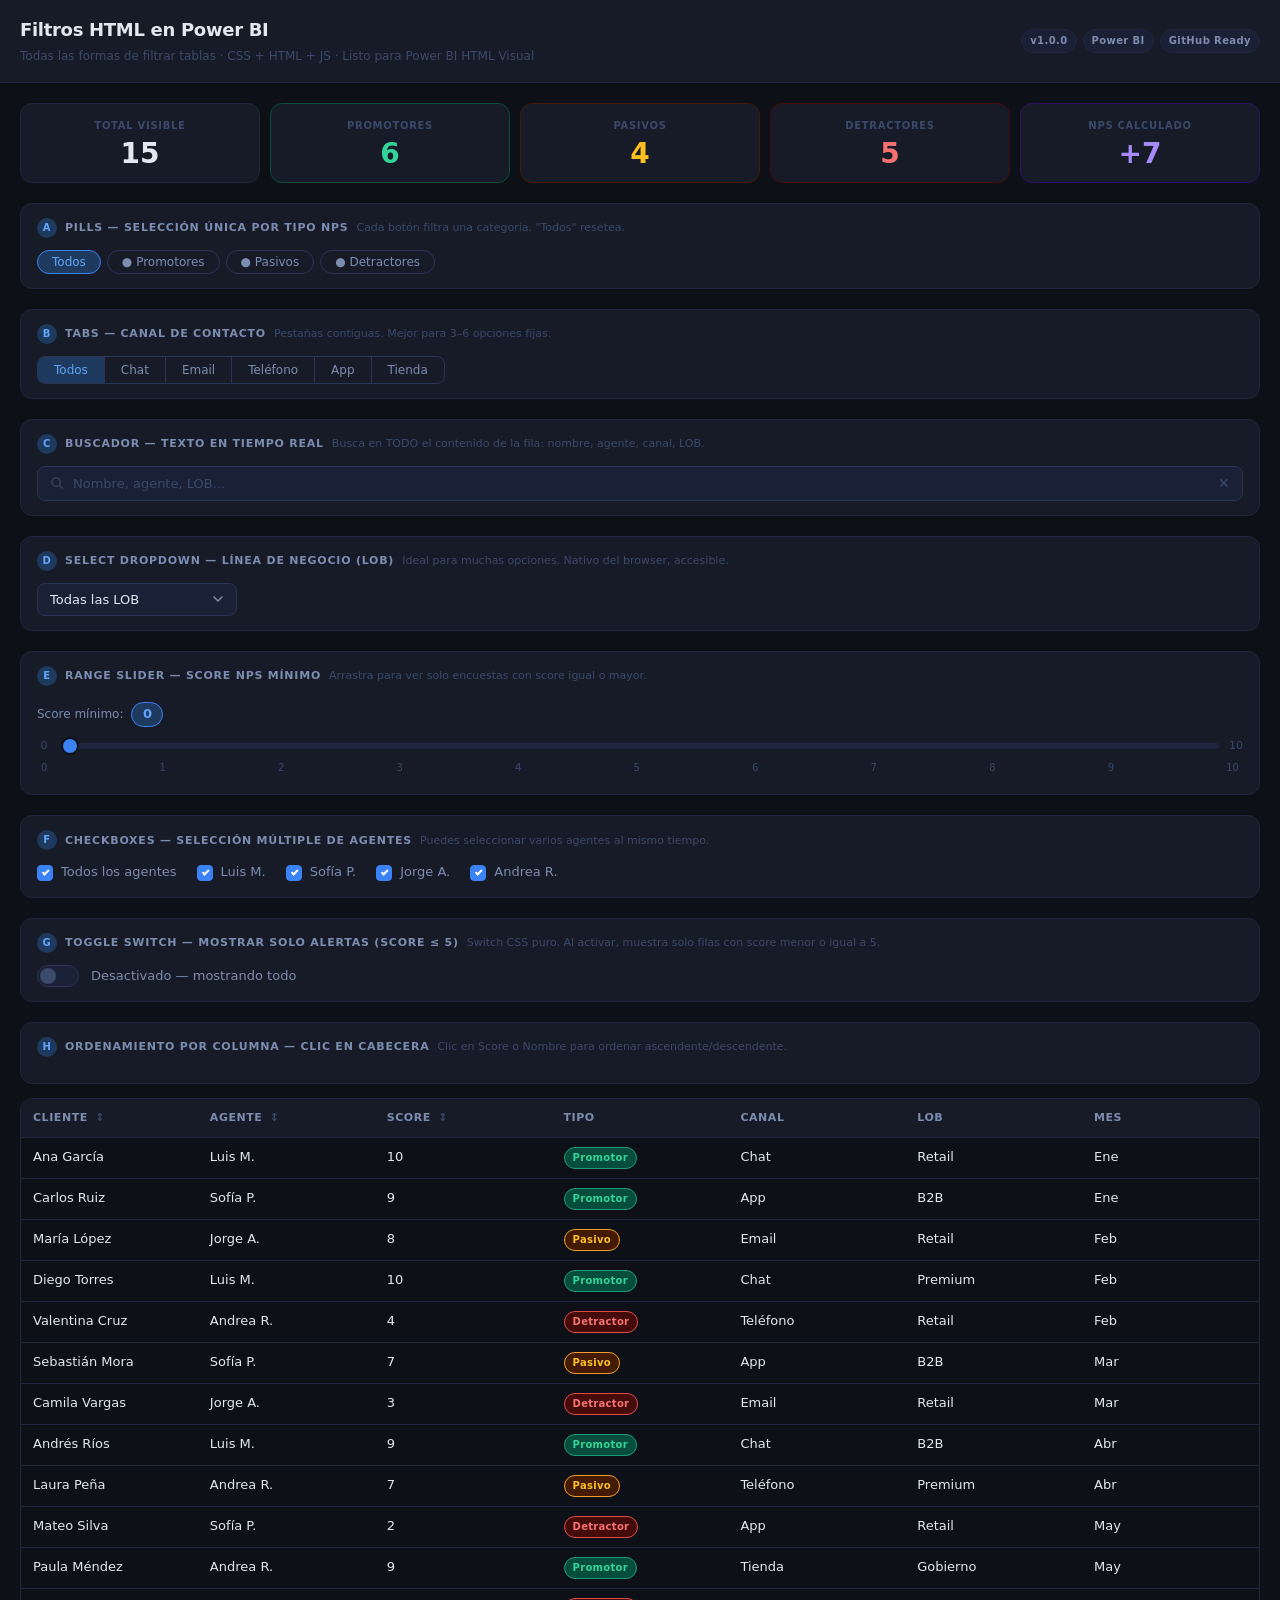
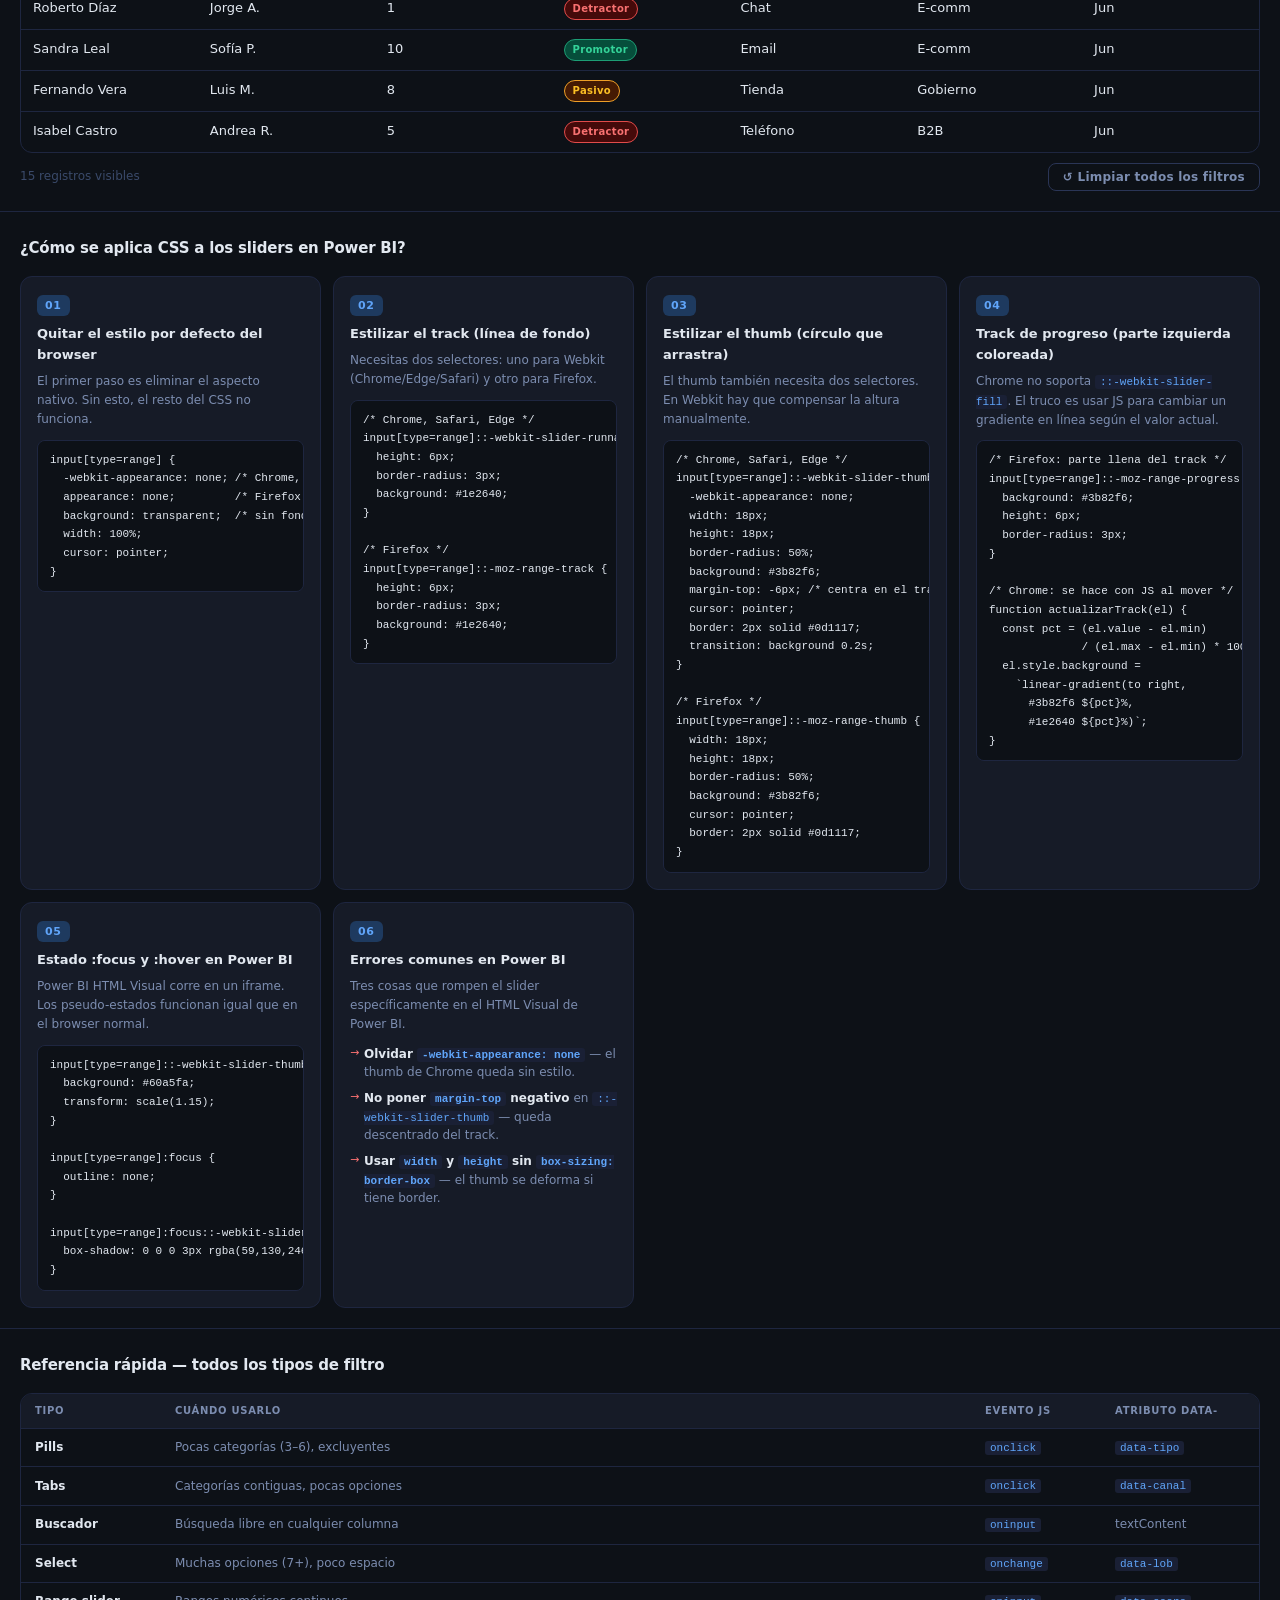
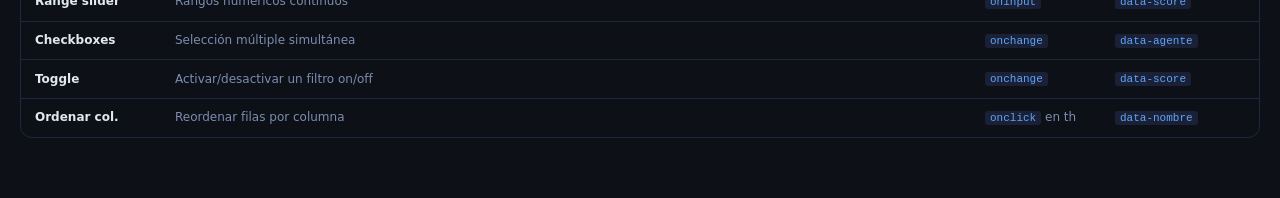
<file: powerbi_filtros_completo.html>
<!DOCTYPE html>
<html lang="es">
<head>
  <meta charset="UTF-8" />
  <meta name="viewport" content="width=device-width, initial-scale=1" />
  <title>Power BI HTML Visual — Filtros Completos</title>
  <!--
  ============================================================
    POWER BI HTML VISUAL — TODAS LAS FORMAS DE FILTRAR
    Autor     : Mike (adaptado para Power BI HTML extension)
    Versión   : 1.0.0
    Repo      : github.com/tu-usuario/powerbi-html-filtros
  ------------------------------------------------------------
    ÍNDICE DE SECCIONES
    1. HTML  — Estructura y datos con atributos data-*
    2. JS    — Motor de filtros (al final del body)
    3. CSS   — Estilos (al final del archivo, antes de </html>)
  ------------------------------------------------------------
    TIPOS DE FILTRO INCLUIDOS
    A) Pills / botones de selección única
    B) Tabs de canal
    C) Buscador de texto en tiempo real
    D) Select dropdown (LOB)
    E) Range slider (score NPS mínimo)
    F) Checkboxes multi-selección (agentes)
    G) Toggle switch (solo con alertas)
    H) Combinación simultánea de todos los filtros
  ============================================================
  -->
</head>
<body>

<!-- ============================================================
     HEADER
     ============================================================ -->
<header class="site-header">
  <div class="header-inner">
    <div>
      <h1 class="site-title">Filtros HTML en Power BI</h1>
      <p class="site-sub">Todas las formas de filtrar tablas · CSS + HTML + JS · Listo para Power BI HTML Visual</p>
    </div>
    <div class="header-meta">
      <span class="pill-meta">v1.0.0</span>
      <span class="pill-meta">Power BI</span>
      <span class="pill-meta">GitHub Ready</span>
    </div>
  </div>
</header>

<!-- ============================================================
     KPIs EN TIEMPO REAL
     Se actualizan automáticamente con cada filtro aplicado
     ============================================================ -->
<section class="section">
  <div class="kpi-grid">
    <div class="kpi-card">
      <span class="kpi-label">Total visible</span>
      <span class="kpi-value" id="kTotal">—</span>
    </div>
    <div class="kpi-card kpi-green">
      <span class="kpi-label">Promotores</span>
      <span class="kpi-value" id="kPro">—</span>
    </div>
    <div class="kpi-card kpi-amber">
      <span class="kpi-label">Pasivos</span>
      <span class="kpi-value" id="kPas">—</span>
    </div>
    <div class="kpi-card kpi-red">
      <span class="kpi-label">Detractores</span>
      <span class="kpi-value" id="kDet">—</span>
    </div>
    <div class="kpi-card kpi-purple">
      <span class="kpi-label">NPS calculado</span>
      <span class="kpi-value" id="kNPS">—</span>
    </div>
  </div>
</section>

<!-- ============================================================
     SECCIÓN A — PILLS (botones de selección única)
     Cómo funciona:
       1. Cada botón llama filtrarTipo('valor', this)
       2. JS guarda el valor en la variable activoTipo
       3. JS recorre las filas y compara data-tipo con activoTipo
       4. CSS clase .on marca el botón activo
     ============================================================ -->
<section class="section">
  <div class="filter-block">
    <div class="filter-label">
      <span class="filter-icon">A</span>
      Pills — selección única por tipo NPS
      <span class="filter-tip">Cada botón filtra una categoría. "Todos" resetea.</span>
    </div>
    <div class="pill-group" id="pillTipo">
      <button class="pill on" onclick="filtrarTipo('todos', this)">Todos</button>
      <button class="pill pill-green" onclick="filtrarTipo('promotor', this)">● Promotores</button>
      <button class="pill pill-amber" onclick="filtrarTipo('pasivo', this)">● Pasivos</button>
      <button class="pill pill-red" onclick="filtrarTipo('detractor', this)">● Detractores</button>
    </div>
  </div>
</section>

<!-- ============================================================
     SECCIÓN B — TABS (pestañas de canal)
     Cómo funciona:
       Igual que pills pero con apariencia de pestaña contigua.
       Ideal para categorías mutuamente excluyentes con pocas opciones.
     ============================================================ -->
<section class="section">
  <div class="filter-block">
    <div class="filter-label">
      <span class="filter-icon">B</span>
      Tabs — canal de contacto
      <span class="filter-tip">Pestañas contiguas. Mejor para 3–6 opciones fijas.</span>
    </div>
    <div class="tab-group" id="tabCanal">
      <button class="tab on" onclick="filtrarCanal('todos', this)">Todos</button>
      <button class="tab" onclick="filtrarCanal('chat', this)">Chat</button>
      <button class="tab" onclick="filtrarCanal('email', this)">Email</button>
      <button class="tab" onclick="filtrarCanal('telefono', this)">Teléfono</button>
      <button class="tab" onclick="filtrarCanal('app', this)">App</button>
      <button class="tab" onclick="filtrarCanal('tienda', this)">Tienda</button>
    </div>
  </div>
</section>

<!-- ============================================================
     SECCIÓN C — BUSCADOR DE TEXTO EN TIEMPO REAL
     Cómo funciona:
       El evento oninput dispara buscar() en cada letra.
       JS hace .toLowerCase() a fila.textContent y lo compara
       con el término buscado. No requiere atributos data-.
     ============================================================ -->
<section class="section">
  <div class="filter-block">
    <div class="filter-label">
      <span class="filter-icon">C</span>
      Buscador — texto en tiempo real
      <span class="filter-tip">Busca en TODO el contenido de la fila: nombre, agente, canal, LOB.</span>
    </div>
    <div class="search-wrap">
      <svg class="search-icon" viewBox="0 0 16 16" fill="none">
        <circle cx="6.5" cy="6.5" r="4.5" stroke="currentColor" stroke-width="1.3"/>
        <path d="M10 10l3 3" stroke="currentColor" stroke-width="1.3" stroke-linecap="round"/>
      </svg>
      <input
        type="text"
        id="searchInput"
        class="input-text"
        placeholder="Nombre, agente, LOB..."
        oninput="buscar()"
        autocomplete="off"
      />
      <button class="btn-clear" onclick="limpiarBusqueda()" title="Limpiar búsqueda">✕</button>
    </div>
  </div>
</section>

<!-- ============================================================
     SECCIÓN D — SELECT DROPDOWN (LOB)
     Cómo funciona:
       El evento onchange dispara filtrarLOB(this.value).
       Útil cuando hay muchas opciones (10+) y pills ocuparían
       demasiado espacio horizontal.
     ============================================================ -->
<section class="section">
  <div class="filter-block">
    <div class="filter-label">
      <span class="filter-icon">D</span>
      Select dropdown — línea de negocio (LOB)
      <span class="filter-tip">Ideal para muchas opciones. Nativo del browser, accesible.</span>
    </div>
    <select id="selectLOB" class="input-select" onchange="filtrarLOB(this.value)">
      <option value="todos">Todas las LOB</option>
      <option value="retail">Retail</option>
      <option value="b2b">B2B</option>
      <option value="premium">Premium</option>
      <option value="gobierno">Gobierno</option>
      <option value="ecomm">E-commerce</option>
    </select>
  </div>
</section>

<!-- ============================================================
     SECCIÓN E — RANGE SLIDER (score mínimo NPS)
     Cómo funciona:
       El input[type=range] dispara filtrarScore(this.value).
       JS filtra filas cuyo data-score >= valor del slider.
       CSS del slider: ver sección de estilos al final.
     IMPORTANTE en Power BI:
       El HTML Visual sí soporta input[type=range].
       El CSS del thumb/track usa ::-webkit-slider-thumb y
       ::-moz-range-thumb para compatibilidad cross-browser.
     ============================================================ -->
<section class="section">
  <div class="filter-block">
    <div class="filter-label">
      <span class="filter-icon">E</span>
      Range slider — score NPS mínimo
      <span class="filter-tip">Arrastra para ver solo encuestas con score igual o mayor.</span>
    </div>
    <div class="slider-wrap">
      <div class="slider-labels">
        <span>Score mínimo:</span>
        <span class="slider-value-badge" id="sliderVal">0</span>
      </div>
      <div class="slider-track-wrap">
        <span class="slider-min-lbl">0</span>
        <input
          type="range"
          id="scoreSlider"
          class="slider"
          min="0"
          max="10"
          value="0"
          step="1"
          oninput="filtrarScore(this.value)"
        />
        <span class="slider-max-lbl">10</span>
      </div>
      <div class="slider-ticks">
        <span>0</span><span>1</span><span>2</span><span>3</span><span>4</span>
        <span>5</span><span>6</span><span>7</span><span>8</span><span>9</span><span>10</span>
      </div>
      <!--
        EXPLICACIÓN CSS DEL SLIDER PARA POWER BI
        ==========================================
        En Power BI HTML Visual el slider es un <input type="range">.
        Para estilizarlo necesitas tres bloques de CSS:

        1. El track (línea de fondo):
           input[type=range]::-webkit-slider-runnable-track { ... }
           input[type=range]::-moz-range-track { ... }

        2. El thumb (círculo que arrastra):
           input[type=range]::-webkit-slider-thumb { ... }
           input[type=range]::-moz-range-thumb { ... }

        3. El elemento base (quita el estilo por defecto del browser):
           input[type=range] {
             -webkit-appearance: none;
             appearance: none;
             background: transparent;
           }

        El CSS completo está en la sección <style> al final del archivo.
      -->
    </div>
  </div>
</section>

<!-- ============================================================
     SECCIÓN F — CHECKBOXES MULTI-SELECCIÓN (agentes)
     Cómo funciona:
       onchange dispara filtrarAgentes().
       JS recopila todos los checkboxes marcados con querySelectorAll,
       los mete en un Set y filtra filas cuyo data-agente esté en ese Set.
       "Todos" seleccionados = mostrar todo (no filtrar).
     ============================================================ -->
<section class="section">
  <div class="filter-block">
    <div class="filter-label">
      <span class="filter-icon">F</span>
      Checkboxes — selección múltiple de agentes
      <span class="filter-tip">Puedes seleccionar varios agentes al mismo tiempo.</span>
    </div>
    <div class="checkbox-group" id="checkAgentes">
      <label class="check-label">
        <input type="checkbox" value="todos" checked onchange="toggleTodosAgentes(this)" />
        <span class="check-box"></span>
        Todos los agentes
      </label>
      <label class="check-label">
        <input type="checkbox" value="luis" checked onchange="filtrarAgentes()" />
        <span class="check-box"></span>
        Luis M.
      </label>
      <label class="check-label">
        <input type="checkbox" value="sofia" checked onchange="filtrarAgentes()" />
        <span class="check-box"></span>
        Sofía P.
      </label>
      <label class="check-label">
        <input type="checkbox" value="jorge" checked onchange="filtrarAgentes()" />
        <span class="check-box"></span>
        Jorge A.
      </label>
      <label class="check-label">
        <input type="checkbox" value="andrea" checked onchange="filtrarAgentes()" />
        <span class="check-box"></span>
        Andrea R.
      </label>
    </div>
  </div>
</section>

<!-- ============================================================
     SECCIÓN G — TOGGLE SWITCH (solo alertas / detractores)
     Cómo funciona:
       El toggle es un checkbox estilizado con CSS puro (sin JS extra).
       El JS lee si está chequeado y activa/desactiva un filtro especial.
     ============================================================ -->
<section class="section">
  <div class="filter-block">
    <div class="filter-label">
      <span class="filter-icon">G</span>
      Toggle switch — mostrar solo alertas (score ≤ 5)
      <span class="filter-tip">Switch CSS puro. Al activar, muestra solo filas con score menor o igual a 5.</span>
    </div>
    <label class="toggle-wrap">
      <input type="checkbox" id="toggleAlertas" onchange="filtrarAlertas()" />
      <span class="toggle-track">
        <span class="toggle-thumb"></span>
      </span>
      <span class="toggle-text" id="toggleLabel">Desactivado — mostrando todo</span>
    </label>
  </div>
</section>

<!-- ============================================================
     SECCIÓN H — ORDENAMIENTO DE COLUMNAS
     Cómo funciona:
       Clic en <th> llama ordenarCol('campo').
       JS extrae el texto o data-atributo de la columna,
       ordena el array de filas y las re-inserta en el tbody.
     ============================================================ -->
<section class="section">
  <div class="filter-block">
    <div class="filter-label">
      <span class="filter-icon">H</span>
      Ordenamiento por columna — clic en cabecera
      <span class="filter-tip">Clic en Score o Nombre para ordenar ascendente/descendente.</span>
    </div>
  </div>

  <!-- TABLA PRINCIPAL con TODOS los data- atributos -->
  <div class="table-wrap">
    <table class="data-table" id="mainTable">
      <thead>
        <tr>
          <!-- Columnas ordenables tienen onclick -->
          <th onclick="ordenarCol('nombre')" data-col="nombre">
            Cliente <span class="sort-icon" id="sort-nombre">↕</span>
          </th>
          <th onclick="ordenarCol('agente')" data-col="agente">
            Agente <span class="sort-icon" id="sort-agente">↕</span>
          </th>
          <th onclick="ordenarCol('score')" data-col="score">
            Score <span class="sort-icon" id="sort-score">↕</span>
          </th>
          <th>Tipo</th>
          <th>Canal</th>
          <th>LOB</th>
          <th>Mes</th>
        </tr>
      </thead>
      <tbody id="tablaBody">
        <!--
          ESTRUCTURA DE UNA FILA:
          data-tipo     → promotor | pasivo | detractor
          data-canal    → chat | email | telefono | app | tienda
          data-lob      → retail | b2b | premium | gobierno | ecomm
          data-agente   → luis | sofia | jorge | andrea
          data-score    → número 0-10
          data-mes      → 2025-01 a 2025-06
        -->
        <tr data-tipo="promotor"  data-canal="chat"     data-lob="retail"   data-agente="luis"   data-score="10" data-nombre="Ana García">
          <td>Ana García</td><td>Luis M.</td><td>10</td><td><span class="badge badge-pro">Promotor</span></td><td>Chat</td><td>Retail</td><td>Ene</td>
        </tr>
        <tr data-tipo="promotor"  data-canal="app"      data-lob="b2b"      data-agente="sofia"  data-score="9"  data-nombre="Carlos Ruiz">
          <td>Carlos Ruiz</td><td>Sofía P.</td><td>9</td><td><span class="badge badge-pro">Promotor</span></td><td>App</td><td>B2B</td><td>Ene</td>
        </tr>
        <tr data-tipo="pasivo"    data-canal="email"    data-lob="retail"   data-agente="jorge"  data-score="8"  data-nombre="María López">
          <td>María López</td><td>Jorge A.</td><td>8</td><td><span class="badge badge-pas">Pasivo</span></td><td>Email</td><td>Retail</td><td>Feb</td>
        </tr>
        <tr data-tipo="promotor"  data-canal="chat"     data-lob="premium"  data-agente="luis"   data-score="10" data-nombre="Diego Torres">
          <td>Diego Torres</td><td>Luis M.</td><td>10</td><td><span class="badge badge-pro">Promotor</span></td><td>Chat</td><td>Premium</td><td>Feb</td>
        </tr>
        <tr data-tipo="detractor" data-canal="telefono" data-lob="retail"   data-agente="andrea" data-score="4"  data-nombre="Valentina Cruz">
          <td>Valentina Cruz</td><td>Andrea R.</td><td>4</td><td><span class="badge badge-det">Detractor</span></td><td>Teléfono</td><td>Retail</td><td>Feb</td>
        </tr>
        <tr data-tipo="pasivo"    data-canal="app"      data-lob="b2b"      data-agente="sofia"  data-score="7"  data-nombre="Sebastián Mora">
          <td>Sebastián Mora</td><td>Sofía P.</td><td>7</td><td><span class="badge badge-pas">Pasivo</span></td><td>App</td><td>B2B</td><td>Mar</td>
        </tr>
        <tr data-tipo="detractor" data-canal="email"    data-lob="retail"   data-agente="jorge"  data-score="3"  data-nombre="Camila Vargas">
          <td>Camila Vargas</td><td>Jorge A.</td><td>3</td><td><span class="badge badge-det">Detractor</span></td><td>Email</td><td>Retail</td><td>Mar</td>
        </tr>
        <tr data-tipo="promotor"  data-canal="chat"     data-lob="b2b"      data-agente="luis"   data-score="9"  data-nombre="Andrés Ríos">
          <td>Andrés Ríos</td><td>Luis M.</td><td>9</td><td><span class="badge badge-pro">Promotor</span></td><td>Chat</td><td>B2B</td><td>Abr</td>
        </tr>
        <tr data-tipo="pasivo"    data-canal="telefono" data-lob="premium"  data-agente="andrea" data-score="7"  data-nombre="Laura Peña">
          <td>Laura Peña</td><td>Andrea R.</td><td>7</td><td><span class="badge badge-pas">Pasivo</span></td><td>Teléfono</td><td>Premium</td><td>Abr</td>
        </tr>
        <tr data-tipo="detractor" data-canal="app"      data-lob="retail"   data-agente="sofia"  data-score="2"  data-nombre="Mateo Silva">
          <td>Mateo Silva</td><td>Sofía P.</td><td>2</td><td><span class="badge badge-det">Detractor</span></td><td>App</td><td>Retail</td><td>May</td>
        </tr>
        <tr data-tipo="promotor"  data-canal="tienda"   data-lob="gobierno" data-agente="andrea" data-score="9"  data-nombre="Paula Méndez">
          <td>Paula Méndez</td><td>Andrea R.</td><td>9</td><td><span class="badge badge-pro">Promotor</span></td><td>Tienda</td><td>Gobierno</td><td>May</td>
        </tr>
        <tr data-tipo="detractor" data-canal="chat"     data-lob="ecomm"    data-agente="jorge"  data-score="1"  data-nombre="Roberto Díaz">
          <td>Roberto Díaz</td><td>Jorge A.</td><td>1</td><td><span class="badge badge-det">Detractor</span></td><td>Chat</td><td>E-comm</td><td>Jun</td>
        </tr>
        <tr data-tipo="promotor"  data-canal="email"    data-lob="ecomm"    data-agente="sofia"  data-score="10" data-nombre="Sandra Leal">
          <td>Sandra Leal</td><td>Sofía P.</td><td>10</td><td><span class="badge badge-pro">Promotor</span></td><td>Email</td><td>E-comm</td><td>Jun</td>
        </tr>
        <tr data-tipo="pasivo"    data-canal="tienda"   data-lob="gobierno" data-agente="luis"   data-score="8"  data-nombre="Fernando Vera">
          <td>Fernando Vera</td><td>Luis M.</td><td>8</td><td><span class="badge badge-pas">Pasivo</span></td><td>Tienda</td><td>Gobierno</td><td>Jun</td>
        </tr>
        <tr data-tipo="detractor" data-canal="telefono" data-lob="b2b"      data-agente="andrea" data-score="5"  data-nombre="Isabel Castro">
          <td>Isabel Castro</td><td>Andrea R.</td><td>5</td><td><span class="badge badge-det">Detractor</span></td><td>Teléfono</td><td>B2B</td><td>Jun</td>
        </tr>
      </tbody>
    </table>
  </div>

  <!-- Pie de tabla: conteo + botón reset -->
  <div class="table-footer">
    <span id="noResults" class="no-results-msg" style="display:none">
      Sin resultados con los filtros aplicados.
    </span>
    <span id="countMsg" class="count-msg"></span>
    <button class="btn-reset" onclick="resetearTodo()">↺ Limpiar todos los filtros</button>
  </div>
</section>

<!-- ============================================================
     SECCIÓN EXPLICATIVA — CSS DEL SLIDER EN POWER BI
     ============================================================ -->
<section class="section doc-section">
  <h2 class="doc-title">¿Cómo se aplica CSS a los sliders en Power BI?</h2>

  <div class="doc-grid">

    <div class="doc-card">
      <div class="doc-card-num">01</div>
      <h3 class="doc-card-title">Quitar el estilo por defecto del browser</h3>
      <p class="doc-card-text">El primer paso es eliminar el aspecto nativo. Sin esto, el resto del CSS no funciona.</p>
      <pre class="code">input[type=range] {
  -webkit-appearance: none; /* Chrome, Safari, Edge */
  appearance: none;         /* Firefox moderno      */
  background: transparent;  /* sin fondo por defecto*/
  width: 100%;
  cursor: pointer;
}</pre>
    </div>

    <div class="doc-card">
      <div class="doc-card-num">02</div>
      <h3 class="doc-card-title">Estilizar el track (línea de fondo)</h3>
      <p class="doc-card-text">Necesitas dos selectores: uno para Webkit (Chrome/Edge/Safari) y otro para Firefox.</p>
      <pre class="code">/* Chrome, Safari, Edge */
input[type=range]::-webkit-slider-runnable-track {
  height: 6px;
  border-radius: 3px;
  background: #1e2640;
}

/* Firefox */
input[type=range]::-moz-range-track {
  height: 6px;
  border-radius: 3px;
  background: #1e2640;
}</pre>
    </div>

    <div class="doc-card">
      <div class="doc-card-num">03</div>
      <h3 class="doc-card-title">Estilizar el thumb (círculo que arrastra)</h3>
      <p class="doc-card-text">El thumb también necesita dos selectores. En Webkit hay que compensar la altura manualmente.</p>
      <pre class="code">/* Chrome, Safari, Edge */
input[type=range]::-webkit-slider-thumb {
  -webkit-appearance: none;
  width: 18px;
  height: 18px;
  border-radius: 50%;
  background: #3b82f6;
  margin-top: -6px; /* centra en el track */
  cursor: pointer;
  border: 2px solid #0d1117;
  transition: background 0.2s;
}

/* Firefox */
input[type=range]::-moz-range-thumb {
  width: 18px;
  height: 18px;
  border-radius: 50%;
  background: #3b82f6;
  cursor: pointer;
  border: 2px solid #0d1117;
}</pre>
    </div>

    <div class="doc-card">
      <div class="doc-card-num">04</div>
      <h3 class="doc-card-title">Track de progreso (parte izquierda coloreada)</h3>
      <p class="doc-card-text">Chrome no soporta <code>::-webkit-slider-fill</code>. El truco es usar JS para cambiar un gradiente en línea según el valor actual.</p>
      <pre class="code">/* Firefox: parte llena del track */
input[type=range]::-moz-range-progress {
  background: #3b82f6;
  height: 6px;
  border-radius: 3px;
}

/* Chrome: se hace con JS al mover */
function actualizarTrack(el) {
  const pct = (el.value - el.min)
              / (el.max - el.min) * 100;
  el.style.background =
    `linear-gradient(to right,
      #3b82f6 ${pct}%,
      #1e2640 ${pct}%)`;
}</pre>
    </div>

    <div class="doc-card">
      <div class="doc-card-num">05</div>
      <h3 class="doc-card-title">Estado :focus y :hover en Power BI</h3>
      <p class="doc-card-text">Power BI HTML Visual corre en un iframe. Los pseudo-estados funcionan igual que en el browser normal.</p>
      <pre class="code">input[type=range]::-webkit-slider-thumb:hover {
  background: #60a5fa;
  transform: scale(1.15);
}

input[type=range]:focus {
  outline: none;
}

input[type=range]:focus::-webkit-slider-thumb {
  box-shadow: 0 0 0 3px rgba(59,130,246,0.3);
}</pre>
    </div>

    <div class="doc-card">
      <div class="doc-card-num">06</div>
      <h3 class="doc-card-title">Errores comunes en Power BI</h3>
      <p class="doc-card-text">Tres cosas que rompen el slider específicamente en el HTML Visual de Power BI.</p>
      <ul class="doc-list">
        <li><strong>Olvidar <code>-webkit-appearance: none</code></strong> — el thumb de Chrome queda sin estilo.</li>
        <li><strong>No poner <code>margin-top</code> negativo</strong> en <code>::-webkit-slider-thumb</code> — queda descentrado del track.</li>
        <li><strong>Usar <code>width</code> y <code>height</code> sin <code>box-sizing: border-box</code></strong> — el thumb se deforma si tiene border.</li>
      </ul>
    </div>

  </div>
</section>

<!-- ============================================================
     SECCIÓN REFERENCIA RÁPIDA
     ============================================================ -->
<section class="section doc-section">
  <h2 class="doc-title">Referencia rápida — todos los tipos de filtro</h2>
  <div class="ref-grid">
    <div class="ref-row ref-header">
      <span>Tipo</span><span>Cuándo usarlo</span><span>Evento JS</span><span>Atributo data-</span>
    </div>
    <div class="ref-row"><span><strong>Pills</strong></span><span>Pocas categorías (3–6), excluyentes</span><span><code>onclick</code></span><span><code>data-tipo</code></span></div>
    <div class="ref-row"><span><strong>Tabs</strong></span><span>Categorías contiguas, pocas opciones</span><span><code>onclick</code></span><span><code>data-canal</code></span></div>
    <div class="ref-row"><span><strong>Buscador</strong></span><span>Búsqueda libre en cualquier columna</span><span><code>oninput</code></span><span>textContent</span></div>
    <div class="ref-row"><span><strong>Select</strong></span><span>Muchas opciones (7+), poco espacio</span><span><code>onchange</code></span><span><code>data-lob</code></span></div>
    <div class="ref-row"><span><strong>Range slider</strong></span><span>Rangos numéricos continuos</span><span><code>oninput</code></span><span><code>data-score</code></span></div>
    <div class="ref-row"><span><strong>Checkboxes</strong></span><span>Selección múltiple simultánea</span><span><code>onchange</code></span><span><code>data-agente</code></span></div>
    <div class="ref-row"><span><strong>Toggle</strong></span><span>Activar/desactivar un filtro on/off</span><span><code>onchange</code></span><span><code>data-score</code></span></div>
    <div class="ref-row"><span><strong>Ordenar col.</strong></span><span>Reordenar filas por columna</span><span><code>onclick</code> en th</span><span><code>data-nombre</code></span></div>
  </div>
</section>

<!-- ============================================================
     JAVASCRIPT — Motor de filtros
     REGLA: siempre AL FINAL del body, después de todos los elementos.
     Si va arriba, querySelectorAll devuelve 0 elementos.
     ============================================================ -->
<script>
  // ─── ESTADO GLOBAL ──────────────────────────────────────────
  // Todas las variables de filtro activo en un solo objeto.
  // Así es fácil resetear y combinar filtros.
  const estado = {
    tipo:      'todos',
    canal:     'todos',
    lob:       'todos',
    agentes:   new Set(['luis','sofia','jorge','andrea']),
    scoreMin:  0,
    alerta:    false,
    busqueda:  ''
  };

  // Dirección de orden por columna
  const sortDir = { nombre: 1, agente: 1, score: 1 };

  // ─── FUNCIÓN CENTRAL ────────────────────────────────────────
  // Esta función se llama después de CUALQUIER cambio de filtro.
  // Lee el estado, recorre las filas y decide cuáles son visibles.
  function aplicarFiltros() {
    const filas = document.querySelectorAll('#tablaBody tr');
    let total = 0, pros = 0, pas = 0, dets = 0;

    filas.forEach(function(fila) {
      const tipo    = fila.dataset.tipo;
      const canal   = fila.dataset.canal;
      const lob     = fila.dataset.lob;
      const agente  = fila.dataset.agente;
      const score   = parseInt(fila.dataset.score, 10);
      const texto   = fila.textContent.toLowerCase();

      // Evaluar TODOS los filtros simultáneamente
      const okTipo    = estado.tipo    === 'todos' || tipo  === estado.tipo;
      const okCanal   = estado.canal   === 'todos' || canal === estado.canal;
      const okLOB     = estado.lob     === 'todos' || lob   === estado.lob;
      const okAgente  = estado.agentes.has(agente);
      const okScore   = score >= estado.scoreMin;
      const okAlerta  = !estado.alerta || score <= 5;
      const okBuscar  = estado.busqueda === '' || texto.includes(estado.busqueda);

      const visible = okTipo && okCanal && okLOB && okAgente && okScore && okAlerta && okBuscar;

      fila.classList.toggle('hidden', !visible);

      if (visible) {
        total++;
        if (tipo === 'promotor')  pros++;
        if (tipo === 'pasivo')    pas++;
        if (tipo === 'detractor') dets++;
      }
    });

    // Actualizar KPIs
    document.getElementById('kTotal').textContent = total;
    document.getElementById('kPro').textContent   = pros;
    document.getElementById('kPas').textContent   = pas;
    document.getElementById('kDet').textContent   = dets;

    // NPS = (promotores - detractores) / total * 100
    const nps = total > 0 ? Math.round((pros - dets) / total * 100) : 0;
    document.getElementById('kNPS').textContent = (nps >= 0 ? '+' : '') + nps;

    // Mensaje de resultados
    document.getElementById('noResults').style.display = total === 0 ? 'block' : 'none';
    document.getElementById('countMsg').textContent = total > 0
      ? total + ' registro' + (total !== 1 ? 's' : '') + ' visible' + (total !== 1 ? 's' : '')
      : '';
  }

  // ─── A. PILLS — TIPO NPS ────────────────────────────────────
  function filtrarTipo(val, el) {
    estado.tipo = val;
    document.querySelectorAll('#pillTipo .pill').forEach(function(b) {
      b.classList.remove('on');
    });
    el.classList.add('on');
    aplicarFiltros();
  }

  // ─── B. TABS — CANAL ────────────────────────────────────────
  function filtrarCanal(val, el) {
    estado.canal = val;
    document.querySelectorAll('#tabCanal .tab').forEach(function(b) {
      b.classList.remove('on');
    });
    el.classList.add('on');
    aplicarFiltros();
  }

  // ─── C. BUSCADOR ────────────────────────────────────────────
  function buscar() {
    estado.busqueda = document.getElementById('searchInput').value.toLowerCase().trim();
    aplicarFiltros();
  }
  function limpiarBusqueda() {
    document.getElementById('searchInput').value = '';
    estado.busqueda = '';
    aplicarFiltros();
  }

  // ─── D. SELECT LOB ──────────────────────────────────────────
  function filtrarLOB(val) {
    estado.lob = val;
    aplicarFiltros();
  }

  // ─── E. RANGE SLIDER ────────────────────────────────────────
  function filtrarScore(val) {
    const n = parseInt(val, 10);
    estado.scoreMin = n;
    document.getElementById('sliderVal').textContent = n;

    // Actualizar el gradiente del track para Chrome
    const slider = document.getElementById('scoreSlider');
    const pct = (n / 10) * 100;
    slider.style.background =
      'linear-gradient(to right, #3b82f6 ' + pct + '%, #1e2640 ' + pct + '%)';

    aplicarFiltros();
  }

  // ─── F. CHECKBOXES AGENTES ──────────────────────────────────
  function filtrarAgentes() {
    const checks = document.querySelectorAll('#checkAgentes input[type=checkbox]:not([value=todos])');
    estado.agentes = new Set();
    checks.forEach(function(cb) {
      if (cb.checked) estado.agentes.add(cb.value);
    });

    // Sincronizar el checkbox "Todos"
    const todosCb = document.querySelector('#checkAgentes input[value=todos]');
    todosCb.checked = estado.agentes.size === checks.length;

    aplicarFiltros();
  }
  function toggleTodosAgentes(el) {
    const checks = document.querySelectorAll('#checkAgentes input[type=checkbox]:not([value=todos])');
    checks.forEach(function(cb) { cb.checked = el.checked; });
    filtrarAgentes();
  }

  // ─── G. TOGGLE ALERTAS ──────────────────────────────────────
  function filtrarAlertas() {
    const cb = document.getElementById('toggleAlertas');
    estado.alerta = cb.checked;
    document.getElementById('toggleLabel').textContent = cb.checked
      ? 'Activado — solo alertas (score ≤ 5)'
      : 'Desactivado — mostrando todo';
    aplicarFiltros();
  }

  // ─── H. ORDENAR COLUMNAS ────────────────────────────────────
  function ordenarCol(col) {
    const dir = sortDir[col];
    sortDir[col] = dir * -1; // alterna asc/desc

    // Actualizar ícono en cabecera
    document.querySelectorAll('.sort-icon').forEach(function(ic) {
      ic.textContent = '↕';
    });
    const ic = document.getElementById('sort-' + col);
    if (ic) ic.textContent = dir === 1 ? '↑' : '↓';

    const tbody = document.getElementById('tablaBody');
    const rows  = Array.from(tbody.querySelectorAll('tr'));

    rows.sort(function(a, b) {
      let va, vb;
      if (col === 'score') {
        va = parseInt(a.dataset.score, 10);
        vb = parseInt(b.dataset.score, 10);
        return dir * (va - vb);
      }
      va = a.dataset[col] || a.cells[0].textContent;
      vb = b.dataset[col] || b.cells[0].textContent;
      return dir * va.localeCompare(vb, 'es');
    });

    rows.forEach(function(r) { tbody.appendChild(r); });
    aplicarFiltros();
  }

  // ─── RESET TOTAL ────────────────────────────────────────────
  function resetearTodo() {
    // Resetear estado
    estado.tipo     = 'todos';
    estado.canal    = 'todos';
    estado.lob      = 'todos';
    estado.agentes  = new Set(['luis','sofia','jorge','andrea']);
    estado.scoreMin = 0;
    estado.alerta   = false;
    estado.busqueda = '';

    // Resetear UI
    document.querySelectorAll('#pillTipo .pill').forEach(function(b) { b.classList.remove('on'); });
    document.querySelector('#pillTipo .pill').classList.add('on');

    document.querySelectorAll('#tabCanal .tab').forEach(function(b) { b.classList.remove('on'); });
    document.querySelector('#tabCanal .tab').classList.add('on');

    document.getElementById('searchInput').value   = '';
    document.getElementById('selectLOB').value     = 'todos';
    document.getElementById('scoreSlider').value   = '0';
    document.getElementById('sliderVal').textContent = '0';
    document.getElementById('scoreSlider').style.background = 'linear-gradient(to right, #3b82f6 0%, #1e2640 0%)';

    document.querySelectorAll('#checkAgentes input[type=checkbox]').forEach(function(cb) {
      cb.checked = true;
    });

    document.getElementById('toggleAlertas').checked = false;
    document.getElementById('toggleLabel').textContent = 'Desactivado — mostrando todo';

    aplicarFiltros();
  }

  // Inicializar al cargar
  aplicarFiltros();
</script>

<!-- ============================================================
     CSS — AL FINAL DEL ARCHIVO (según requerimiento)
     REGLA: <style> puede ir en cualquier parte del HTML.
     Ponerlo al final evita el FOUC (flash of unstyled content)
     solo si el HTML es muy largo. Para archivos cortos no importa.
     En Power BI HTML Visual funciona igual en cualquier posición.
     ============================================================ -->
<style>

  /* ── TOKENS GLOBALES ──────────────────────────────────────── */
  :root {
    --bg:          #0d1117;
    --bg2:         #161b27;
    --bg3:         #1a2035;
    --border:      #1e2640;
    --border2:     #2a3556;

    --text:        #e2e8f0;
    --text2:       #7c8db0;
    --text3:       #3a4a6a;

    --blue:        #3b82f6;
    --blue-dim:    #1e3a5f;
    --blue-text:   #60a5fa;

    --green:       #1d9e75;
    --green-dim:   #064e3b;
    --green-text:  #34d399;

    --amber:       #ef9f27;
    --amber-dim:   #451a03;
    --amber-text:  #fbbf24;

    --red:         #e24b4a;
    --red-dim:     #450a0a;
    --red-text:    #f87171;

    --purple:      #7c3aed;
    --purple-dim:  #2e1065;
    --purple-text: #a78bfa;

    --radius-sm:   6px;
    --radius-md:   8px;
    --radius-lg:   12px;
    --radius-pill: 20px;
    --radius-full: 9999px;
  }

  /* ── RESET Y BASE ─────────────────────────────────────────── */
  *, *::before, *::after {
    box-sizing: border-box;
    margin: 0;
    padding: 0;
  }
  body {
    font-family: 'Segoe UI', system-ui, sans-serif;
    background: var(--bg);
    color: var(--text);
    font-size: 14px;
    line-height: 1.6;
    padding: 0 0 40px;
  }

  /* ── HEADER ──────────────────────────────────────────────── */
  .site-header {
    background: var(--bg2);
    border-bottom: 1px solid var(--border);
    padding: 16px 20px;
    margin-bottom: 20px;
  }
  .header-inner {
    display: flex;
    align-items: center;
    justify-content: space-between;
    flex-wrap: wrap;
    gap: 10px;
  }
  .site-title {
    font-size: 18px;
    font-weight: 700;
    color: var(--text);
    letter-spacing: -.3px;
  }
  .site-sub {
    font-size: 12px;
    color: var(--text3);
    margin-top: 2px;
  }
  .header-meta {
    display: flex;
    gap: 6px;
  }
  .pill-meta {
    font-size: 10px;
    font-weight: 600;
    padding: 3px 8px;
    border-radius: var(--radius-full);
    background: var(--bg3);
    color: var(--text2);
    border: 1px solid var(--border);
    letter-spacing: .04em;
  }

  /* ── SECCIONES ───────────────────────────────────────────── */
  .section {
    padding: 0 20px;
    margin-bottom: 20px;
  }

  /* ── KPIS ────────────────────────────────────────────────── */
  .kpi-grid {
    display: grid;
    grid-template-columns: repeat(5, 1fr);
    gap: 10px;
  }
  @media (max-width: 800px) {
    .kpi-grid { grid-template-columns: repeat(3, 1fr); }
  }
  .kpi-card {
    background: var(--bg2);
    border: 1px solid var(--border);
    border-radius: var(--radius-lg);
    padding: 14px;
    text-align: center;
  }
  .kpi-card.kpi-green { border-color: var(--green-dim); }
  .kpi-card.kpi-amber { border-color: var(--amber-dim); }
  .kpi-card.kpi-red   { border-color: var(--red-dim);   }
  .kpi-card.kpi-purple{ border-color: var(--purple-dim);}
  .kpi-label {
    display: block;
    font-size: 10px;
    font-weight: 600;
    color: var(--text3);
    text-transform: uppercase;
    letter-spacing: .07em;
    margin-bottom: 6px;
  }
  .kpi-value {
    display: block;
    font-size: 28px;
    font-weight: 700;
    color: var(--text);
    line-height: 1;
  }
  .kpi-green .kpi-value { color: var(--green-text); }
  .kpi-amber .kpi-value { color: var(--amber-text); }
  .kpi-red   .kpi-value { color: var(--red-text);   }
  .kpi-purple .kpi-value{ color: var(--purple-text); }

  /* ── BLOQUES DE FILTRO ───────────────────────────────────── */
  .filter-block {
    background: var(--bg2);
    border: 1px solid var(--border);
    border-radius: var(--radius-lg);
    padding: 14px 16px;
  }
  .filter-label {
    font-size: 11px;
    font-weight: 600;
    color: var(--text2);
    text-transform: uppercase;
    letter-spacing: .07em;
    margin-bottom: 12px;
    display: flex;
    align-items: center;
    gap: 8px;
    flex-wrap: wrap;
  }
  .filter-icon {
    width: 20px;
    height: 20px;
    border-radius: 50%;
    background: var(--blue-dim);
    color: var(--blue-text);
    font-size: 10px;
    font-weight: 700;
    display: inline-flex;
    align-items: center;
    justify-content: center;
    flex-shrink: 0;
  }
  .filter-tip {
    font-weight: 400;
    color: var(--text3);
    font-size: 11px;
    letter-spacing: 0;
    text-transform: none;
  }

  /* ── A. PILLS ────────────────────────────────────────────── */
  .pill-group {
    display: flex;
    flex-wrap: wrap;
    gap: 6px;
  }
  .pill {
    font-size: 12px;
    font-weight: 500;
    padding: 5px 14px;
    border: 1px solid var(--border2);
    border-radius: var(--radius-pill);
    background: transparent;
    color: var(--text2);
    cursor: pointer;
    font-family: inherit;
    transition: all .15s ease;
    line-height: 1;
  }
  .pill:hover:not(.on) {
    background: var(--bg3);
    color: var(--text);
  }
  .pill.on {
    background: var(--blue-dim);
    border-color: var(--blue);
    color: var(--blue-text);
  }
  .pill-green.on { background: var(--green-dim); border-color: var(--green); color: var(--green-text); }
  .pill-amber.on { background: var(--amber-dim); border-color: var(--amber); color: var(--amber-text); }
  .pill-red.on   { background: var(--red-dim);   border-color: var(--red);   color: var(--red-text);   }

  /* ── B. TABS ─────────────────────────────────────────────── */
  .tab-group {
    display: flex;
    border: 1px solid var(--border2);
    border-radius: var(--radius-md);
    overflow: hidden;
    width: fit-content;
    flex-wrap: wrap;
  }
  .tab {
    font-size: 12px;
    font-weight: 500;
    padding: 7px 16px;
    background: transparent;
    border: none;
    border-right: 1px solid var(--border2);
    color: var(--text2);
    cursor: pointer;
    font-family: inherit;
    transition: all .12s ease;
    line-height: 1;
  }
  .tab:last-child { border-right: none; }
  .tab:hover:not(.on) { background: var(--bg3); color: var(--text); }
  .tab.on { background: var(--blue-dim); color: var(--blue-text); }

  /* ── C. BUSCADOR ─────────────────────────────────────────── */
  .search-wrap {
    display: flex;
    align-items: center;
    gap: 8px;
    background: var(--bg3);
    border: 1px solid var(--border2);
    border-radius: var(--radius-md);
    padding: 0 12px;
    transition: border-color .15s;
  }
  .search-wrap:focus-within {
    border-color: var(--blue);
  }
  .search-icon {
    width: 15px;
    height: 15px;
    color: var(--text3);
    flex-shrink: 0;
  }
  .input-text {
    flex: 1;
    background: transparent;
    border: none;
    outline: none;
    font-size: 13px;
    color: var(--text);
    font-family: inherit;
    padding: 9px 0;
  }
  .input-text::placeholder { color: var(--text3); }
  .btn-clear {
    background: none;
    border: none;
    color: var(--text3);
    cursor: pointer;
    font-size: 14px;
    padding: 0;
    line-height: 1;
    transition: color .15s;
  }
  .btn-clear:hover { color: var(--text2); }

  /* ── D. SELECT DROPDOWN ─────────────────────────────────── */
  .input-select {
    font-size: 13px;
    font-weight: 500;
    padding: 8px 36px 8px 12px;
    background: var(--bg3);
    border: 1px solid var(--border2);
    border-radius: var(--radius-md);
    color: var(--text);
    font-family: inherit;
    cursor: pointer;
    outline: none;
    appearance: none;
    -webkit-appearance: none;
    background-image: url("data:image/svg+xml,%3Csvg xmlns='http://www.w3.org/2000/svg' width='12' height='12' viewBox='0 0 12 12'%3E%3Cpath d='M2 4l4 4 4-4' stroke='%237c8db0' stroke-width='1.5' fill='none' stroke-linecap='round'/%3E%3C/svg%3E");
    background-repeat: no-repeat;
    background-position: right 12px center;
    min-width: 200px;
    transition: border-color .15s;
  }
  .input-select:focus { border-color: var(--blue); }
  .input-select option { background: var(--bg2); }

  /* ── E. RANGE SLIDER ─────────────────────────────────────── */
  /*
     ESTRUCTURA DEL SLIDER:
     .slider-wrap → contenedor
       .slider-labels → etiqueta "Score mínimo:" + badge del valor
       .slider-track-wrap → min-label + input[range] + max-label
       .slider-ticks → marcas 0–10 debajo
  */
  .slider-wrap { padding: 4px 0; }

  .slider-labels {
    display: flex;
    align-items: center;
    gap: 8px;
    margin-bottom: 10px;
    font-size: 12px;
    color: var(--text2);
  }
  .slider-value-badge {
    font-size: 13px;
    font-weight: 700;
    color: var(--blue-text);
    background: var(--blue-dim);
    border: 1px solid var(--blue);
    border-radius: var(--radius-full);
    padding: 1px 10px;
    min-width: 32px;
    text-align: center;
    transition: all .15s;
  }

  .slider-track-wrap {
    display: flex;
    align-items: center;
    gap: 10px;
  }
  .slider-min-lbl,
  .slider-max-lbl {
    font-size: 11px;
    color: var(--text3);
    flex-shrink: 0;
    width: 14px;
    text-align: center;
  }

  /* ── INPUT[TYPE=RANGE] — GUÍA COMPLETA POWER BI ─────────── */

  /* PASO 1: Quitar estilo nativo del browser */
  input[type=range].slider {
    -webkit-appearance: none;  /* Chrome, Safari, Edge */
    appearance: none;          /* Firefox moderno      */
    background: var(--bg3);    /* fallback              */
    background: linear-gradient(to right, var(--blue) 0%, #1e2640 0%);
    width: 100%;
    height: 6px;               /* altura del track      */
    border-radius: 3px;
    cursor: pointer;
    outline: none;
    border: none;
    transition: background .1s;
  }

  /* PASO 2: Track Webkit (Chrome, Safari, Edge) */
  input[type=range].slider::-webkit-slider-runnable-track {
    height: 6px;
    border-radius: 3px;
    /* El background se controla desde el elemento base con gradient */
  }

  /* PASO 3: Thumb Webkit */
  input[type=range].slider::-webkit-slider-thumb {
    -webkit-appearance: none;  /* OBLIGATORIO en Webkit */
    width: 18px;
    height: 18px;
    border-radius: 50%;
    background: var(--blue);
    border: 2px solid var(--bg);
    cursor: pointer;
    margin-top: -6px;          /* centra el thumb en el track de 6px */
    transition: background .15s, transform .15s;
  }
  input[type=range].slider::-webkit-slider-thumb:hover {
    background: var(--blue-text);
    transform: scale(1.15);
  }

  /* PASO 4: Track Firefox */
  input[type=range].slider::-moz-range-track {
    height: 6px;
    border-radius: 3px;
    background: #1e2640;
  }
  /* Parte llena (Firefox nativo) */
  input[type=range].slider::-moz-range-progress {
    height: 6px;
    border-radius: 3px;
    background: var(--blue);
  }

  /* PASO 5: Thumb Firefox */
  input[type=range].slider::-moz-range-thumb {
    width: 18px;
    height: 18px;
    border-radius: 50%;
    background: var(--blue);
    border: 2px solid var(--bg);
    cursor: pointer;
    box-sizing: border-box;    /* evita deformación con border */
  }
  input[type=range].slider::-moz-range-thumb:hover {
    background: var(--blue-text);
  }

  /* PASO 6: Estado focus (accesibilidad) */
  input[type=range].slider:focus::-webkit-slider-thumb {
    box-shadow: 0 0 0 3px rgba(59,130,246,0.3);
  }
  input[type=range].slider:focus {
    outline: none;
  }

  /* Marcas debajo del slider */
  .slider-ticks {
    display: flex;
    justify-content: space-between;
    margin-top: 6px;
    font-size: 10px;
    color: var(--text3);
    padding: 0 4px;
  }

  /* ── F. CHECKBOXES ───────────────────────────────────────── */
  .checkbox-group {
    display: flex;
    flex-wrap: wrap;
    gap: 8px 20px;
  }
  .check-label {
    display: flex;
    align-items: center;
    gap: 8px;
    cursor: pointer;
    font-size: 13px;
    color: var(--text2);
    user-select: none;
    transition: color .15s;
  }
  .check-label:hover { color: var(--text); }

  /* Ocultar el checkbox nativo */
  .check-label input[type=checkbox] {
    position: absolute;
    opacity: 0;
    width: 0;
    height: 0;
    pointer-events: none;
  }

  /* Caja custom */
  .check-box {
    width: 16px;
    height: 16px;
    border: 1.5px solid var(--border2);
    border-radius: 4px;
    background: var(--bg3);
    flex-shrink: 0;
    display: flex;
    align-items: center;
    justify-content: center;
    transition: all .15s;
  }
  .check-label input[type=checkbox]:checked + .check-box {
    background: var(--blue);
    border-color: var(--blue);
  }
  /* El checkmark con CSS puro */
  .check-label input[type=checkbox]:checked + .check-box::after {
    content: '';
    display: block;
    width: 4px;
    height: 7px;
    border: 2px solid white;
    border-top: none;
    border-left: none;
    transform: rotate(45deg) translateY(-1px);
  }

  /* ── G. TOGGLE SWITCH ────────────────────────────────────── */
  .toggle-wrap {
    display: flex;
    align-items: center;
    gap: 12px;
    cursor: pointer;
    user-select: none;
  }
  /* Ocultar el checkbox nativo */
  .toggle-wrap input[type=checkbox] {
    position: absolute;
    opacity: 0;
    width: 0;
    height: 0;
  }
  /* Track del toggle */
  .toggle-track {
    width: 42px;
    height: 22px;
    border-radius: var(--radius-full);
    background: var(--bg3);
    border: 1px solid var(--border2);
    position: relative;
    transition: background .2s, border-color .2s;
    flex-shrink: 0;
  }
  /* Thumb del toggle */
  .toggle-thumb {
    position: absolute;
    top: 2px;
    left: 2px;
    width: 16px;
    height: 16px;
    border-radius: 50%;
    background: var(--text3);
    transition: transform .2s ease, background .2s;
  }
  /* Estado checked */
  .toggle-wrap input[type=checkbox]:checked + .toggle-track {
    background: var(--red-dim);
    border-color: var(--red);
  }
  .toggle-wrap input[type=checkbox]:checked + .toggle-track .toggle-thumb {
    transform: translateX(20px);
    background: var(--red-text);
  }
  .toggle-text {
    font-size: 13px;
    color: var(--text2);
    transition: color .2s;
  }

  /* ── TABLA PRINCIPAL ─────────────────────────────────────── */
  .table-wrap {
    overflow-x: auto;
    border: 1px solid var(--border);
    border-radius: var(--radius-lg);
    margin-top: 14px;
  }
  .data-table {
    width: 100%;
    border-collapse: collapse;
    font-size: 13px;
    table-layout: fixed;
  }
  .data-table thead tr {
    background: var(--bg2);
    border-bottom: 1px solid var(--border);
  }
  .data-table th {
    text-align: left;
    font-size: 11px;
    font-weight: 600;
    color: var(--text2);
    padding: 10px 12px;
    text-transform: uppercase;
    letter-spacing: .05em;
    white-space: nowrap;
    cursor: pointer;
    user-select: none;
  }
  .data-table th:hover { color: var(--text); }
  .sort-icon {
    font-size: 11px;
    color: var(--text3);
    margin-left: 3px;
  }
  .data-table td {
    padding: 9px 12px;
    border-bottom: 1px solid var(--border);
    color: var(--text);
    white-space: nowrap;
    overflow: hidden;
    text-overflow: ellipsis;
  }
  .data-table tbody tr:last-child td { border-bottom: none; }
  .data-table tbody tr:hover td { background: var(--bg3); }
  .data-table tr.hidden { display: none; }

  /* Badges */
  .badge {
    display: inline-block;
    font-size: 10px;
    font-weight: 700;
    padding: 2px 8px;
    border-radius: var(--radius-full);
    letter-spacing: .03em;
  }
  .badge-pro { background: var(--green-dim); color: var(--green-text); border: 1px solid var(--green); }
  .badge-pas { background: var(--amber-dim); color: var(--amber-text); border: 1px solid var(--amber);}
  .badge-det { background: var(--red-dim);   color: var(--red-text);   border: 1px solid var(--red);  }

  /* Pie de tabla */
  .table-footer {
    display: flex;
    align-items: center;
    justify-content: space-between;
    flex-wrap: wrap;
    gap: 8px;
    margin-top: 10px;
  }
  .no-results-msg {
    font-size: 13px;
    color: var(--text2);
  }
  .count-msg {
    font-size: 12px;
    color: var(--text3);
  }
  .btn-reset {
    font-size: 12px;
    font-weight: 600;
    padding: 6px 14px;
    border: 1px solid var(--border2);
    border-radius: var(--radius-md);
    background: transparent;
    color: var(--text2);
    cursor: pointer;
    font-family: inherit;
    transition: all .15s;
    letter-spacing: .02em;
  }
  .btn-reset:hover {
    background: var(--bg3);
    color: var(--text);
    border-color: var(--blue);
  }

  /* ── SECCIÓN DOCUMENTACIÓN ───────────────────────────────── */
  .doc-section { border-top: 1px solid var(--border); padding-top: 24px; }
  .doc-title {
    font-size: 15px;
    font-weight: 700;
    color: var(--text);
    margin-bottom: 16px;
    letter-spacing: -.2px;
  }
  .doc-grid {
    display: grid;
    grid-template-columns: repeat(auto-fit, minmax(280px, 1fr));
    gap: 12px;
  }
  .doc-card {
    background: var(--bg2);
    border: 1px solid var(--border);
    border-radius: var(--radius-lg);
    padding: 16px;
  }
  .doc-card-num {
    font-size: 11px;
    font-weight: 700;
    color: var(--blue-text);
    background: var(--blue-dim);
    border-radius: var(--radius-sm);
    padding: 2px 8px;
    display: inline-block;
    margin-bottom: 8px;
    letter-spacing: .06em;
  }
  .doc-card-title {
    font-size: 13px;
    font-weight: 600;
    color: var(--text);
    margin-bottom: 6px;
  }
  .doc-card-text {
    font-size: 12px;
    color: var(--text2);
    margin-bottom: 10px;
    line-height: 1.6;
  }
  .doc-card-text code, .doc-card code {
    background: var(--bg3);
    color: var(--blue-text);
    padding: 1px 5px;
    border-radius: 3px;
    font-size: 11px;
    font-family: 'Courier New', monospace;
  }
  .doc-list {
    list-style: none;
    display: flex;
    flex-direction: column;
    gap: 8px;
  }
  .doc-list li {
    font-size: 12px;
    color: var(--text2);
    padding-left: 14px;
    position: relative;
    line-height: 1.5;
  }
  .doc-list li::before {
    content: '→';
    position: absolute;
    left: 0;
    color: var(--red-text);
    font-size: 11px;
  }
  .doc-list li strong { color: var(--text); }

  /* ── BLOQUE CODE EN DOCS ──────────────────────────────────── */
  .code {
    background: var(--bg);
    border: 1px solid var(--border);
    border-radius: var(--radius-md);
    padding: 10px 12px;
    font-family: 'Courier New', monospace;
    font-size: 11px;
    color: var(--text);
    line-height: 1.7;
    overflow-x: auto;
    margin: 0;
    white-space: pre;
  }

  /* ── TABLA REFERENCIA ─────────────────────────────────────── */
  .ref-grid {
    border: 1px solid var(--border);
    border-radius: var(--radius-lg);
    overflow: hidden;
    font-size: 12px;
  }
  .ref-row {
    display: grid;
    grid-template-columns: 140px 1fr 130px 130px;
    gap: 0;
    border-bottom: 1px solid var(--border);
    padding: 9px 14px;
    align-items: center;
  }
  .ref-row:last-child { border-bottom: none; }
  .ref-header {
    background: var(--bg2);
    font-size: 10px;
    font-weight: 700;
    text-transform: uppercase;
    letter-spacing: .07em;
    color: var(--text2);
  }
  .ref-row:not(.ref-header):hover { background: var(--bg2); }
  .ref-row span { color: var(--text2); }
  .ref-row strong { color: var(--text); }
  .ref-row code {
    background: var(--bg3);
    color: var(--blue-text);
    padding: 1px 5px;
    border-radius: 3px;
    font-family: 'Courier New', monospace;
    font-size: 11px;
  }

  /* ── RESPONSIVE ──────────────────────────────────────────── */
  @media (max-width: 600px) {
    body { font-size: 13px; }
    .section { padding: 0 12px; }
    .ref-row { grid-template-columns: 100px 1fr; }
    .ref-row span:nth-child(3),
    .ref-row span:nth-child(4) { display: none; }
  }

</style>
</body>
</html>
</file>
